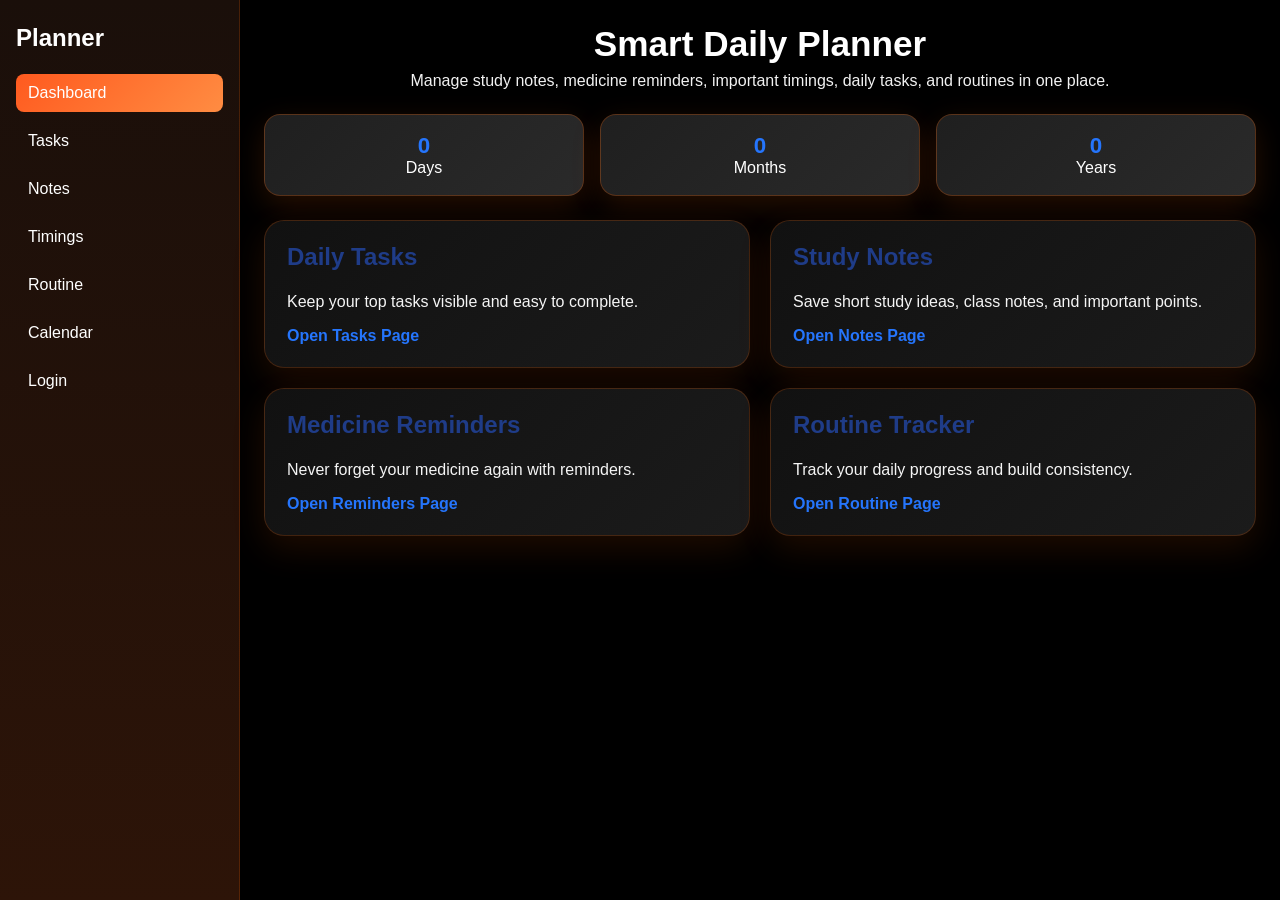
<file: index.html>
<!DOCTYPE html>
<html lang="en">
<head>
    <meta charset="UTF-8">
    <meta name="viewport" content="width=device-width, initial-scale=1.0">
    <title>Smart Daily Planner</title>
    <link rel="stylesheet" href="style.css?v=20260711">
</head>
<body>
    <div class="app-shell">
        <aside class="sidebar">
            <h2>Planner</h2>
            <a href="index.html" class="active">Dashboard</a>
            <a href="tasks.html">Tasks</a>
            <a href="notes.html">Notes</a>
            <a href="timings.html">Timings</a>
            <a href="routine.html">Routine</a>
            <a href="calendar.html">Calendar</a>
            <a href="login.html">Login</a>
        </aside>

        <main class="main-content">
            <header class="hero">
                <h1>Smart Daily Planner</h1>
                <p>Manage study notes, medicine reminders, important timings, daily tasks, and routines in one place.</p>
            </header>

            <section class="stats">
                <div class="stat-card">
                    <strong id="days-tracked">0</strong>
                    <span>Days</span>
                </div>
                <div class="stat-card">
                    <strong id="months-tracked">0</strong>
                    <span>Months</span>
                </div>
                <div class="stat-card">
                    <strong id="years-tracked">0</strong>
                    <span>Years</span>
                </div>
            </section>

            <div class="dashboard-grid">
                <section class="card dashboard-card">
                    <h2>Daily Tasks</h2>
                    <p>Keep your top tasks visible and easy to complete.</p>
                    <a class="card-link" href="tasks.html">Open Tasks Page</a>
                </section>
                <section class="card dashboard-card">
                    <h2>Study Notes</h2>
                    <p>Save short study ideas, class notes, and important points.</p>
                    <a class="card-link" href="notes.html">Open Notes Page</a>
                </section>
                <section class="card dashboard-card">
                    <h2>Medicine Reminders</h2>
                    <p>Never forget your medicine again with reminders.</p>
                    <a class="card-link" href="reminders.html">Open Reminders Page</a>
                </section>
                <section class="card dashboard-card">
                    <h2>Routine Tracker</h2>
                    <p>Track your daily progress and build consistency.</p>
                    <a class="card-link" href="routine.html">Open Routine Page</a>
                </section>
            </div>
        </main>
    </div>

    <script src="script.js?v=20260711"></script>
</body>
</html>
</file>
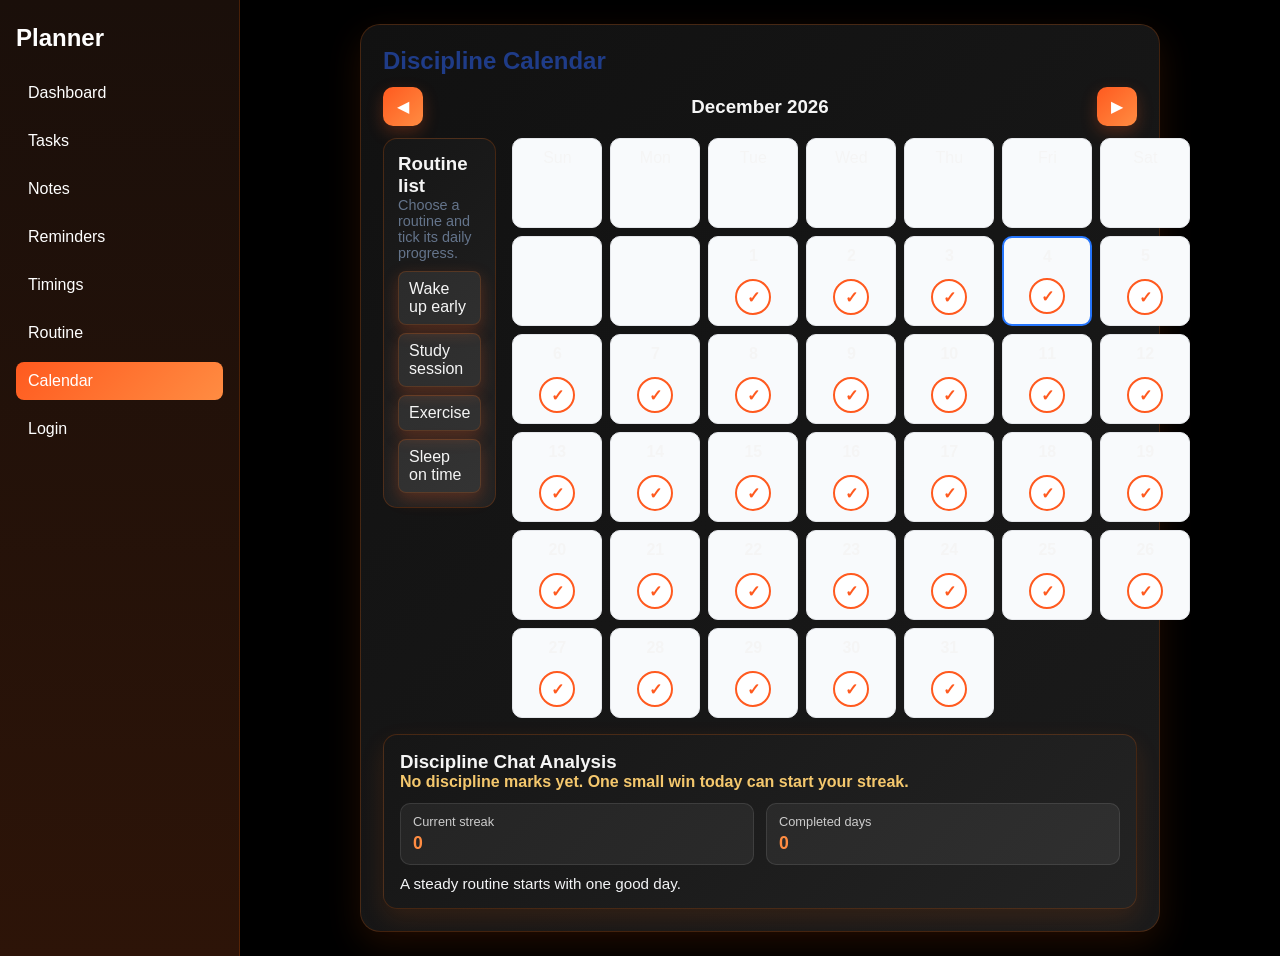
<file: calendar.html>
<!DOCTYPE html>
<html lang="en">
<head>
    <meta charset="UTF-8">
    <meta name="viewport" content="width=device-width, initial-scale=1.0">
    <title>Calendar - Smart Planner</title>
    <link rel="stylesheet" href="style.css?v=20260711">
</head>
<body>
    <div class="app-shell">
        <aside class="sidebar">
            <h2>Planner</h2>
            <a href="index.html">Dashboard</a>
            <a href="tasks.html">Tasks</a>
            <a href="notes.html">Notes</a>
            <a href="reminders.html">Reminders</a>
            <a href="timings.html">Timings</a>
            <a href="routine.html">Routine</a>
            <a href="calendar.html" class="active">Calendar</a>
            <a href="login.html">Login</a>
        </aside>

        <main class="main-content">
            <section class="card page-card">
                <h2>Discipline Calendar</h2>
                <div class="calendar-toolbar">
                    <button id="prev-month">◀</button>
                    <h3 id="calendar-month">Month</h3>
                    <button id="next-month">▶</button>
                </div>
                <div class="calendar-layout">
                    <aside class="discipline-panel">
                        <h3>Routine list</h3>
                        <p class="panel-help">Choose a routine and tick its daily progress.</p>
                        <ul id="discipline-routines"></ul>
                    </aside>
                    <div class="calendar-section">
                        <div id="calendar" class="calendar-grid"></div>
                    </div>
                </div>

                <div class="analysis-card">
                    <h3>Discipline Chat Analysis</h3>
                    <p id="analysis-summary" class="analysis-summary">Your discipline is being tracked live.</p>
                    <div class="analysis-stats">
                        <div class="analysis-chip">
                            <span>Current streak</span>
                            <strong id="analysis-streak">0</strong>
                        </div>
                        <div class="analysis-chip">
                            <span>Completed days</span>
                            <strong id="analysis-total">0</strong>
                        </div>
                    </div>
                    <div id="analysis-message" class="analysis-message">Start with one small win and build momentum.</div>
                </div>
            </section>
        </main>
    </div>

    <script src="calendar.js?v=20260711"></script>
</body>
</html>
</file>
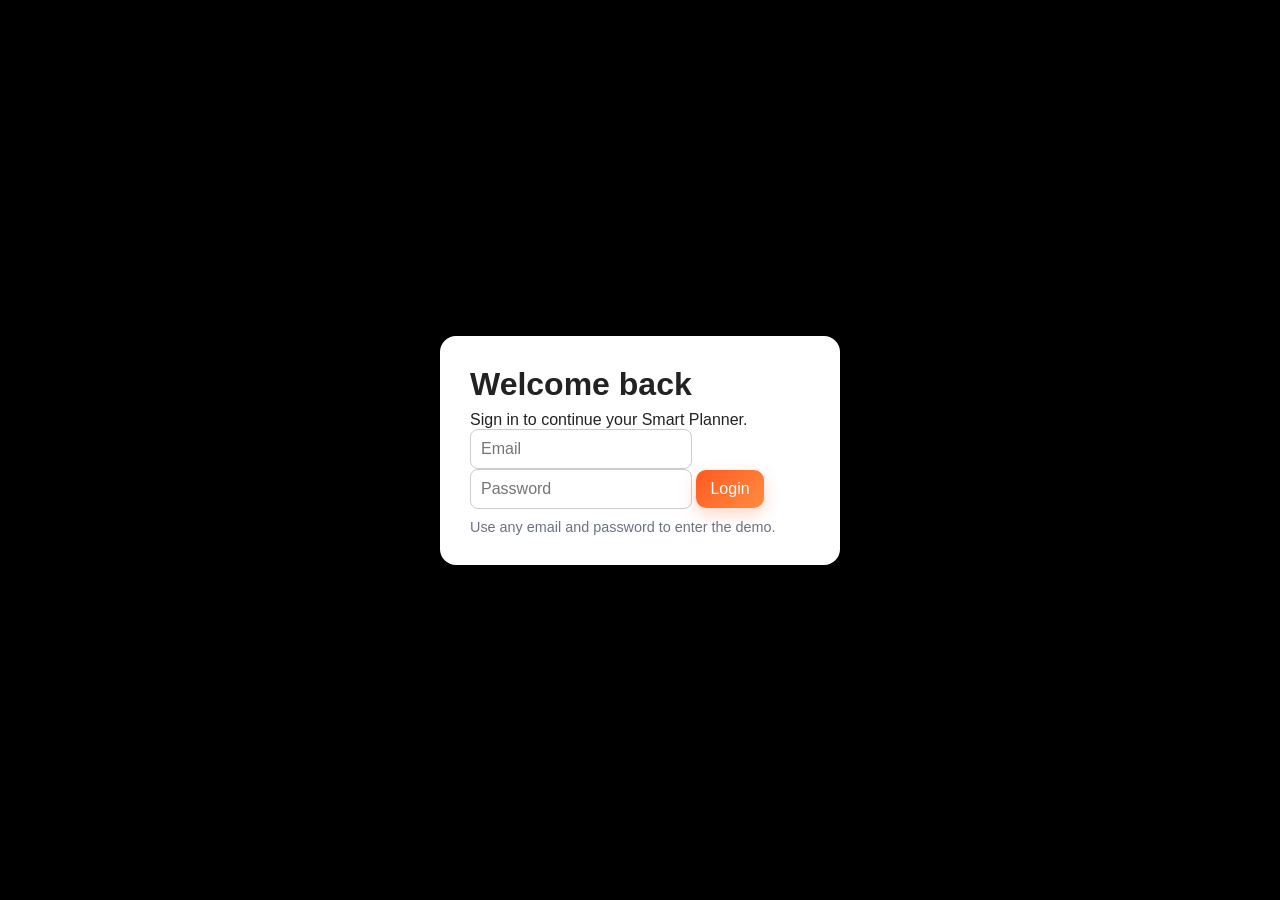
<file: login.html>
<!DOCTYPE html>
<html lang="en">
<head>
    <meta charset="UTF-8">
    <meta name="viewport" content="width=device-width, initial-scale=1.0">
    <title>Login - Smart Planner</title>
    <link rel="stylesheet" href="style.css?v=20260711">
</head>
<body>
    <div class="login-page">
        <div class="login-card">
            <h1>Welcome back</h1>
            <p>Sign in to continue your Smart Planner.</p>
            <form id="login-form">
                <input id="email" type="email" placeholder="Email" required>
                <input id="password" type="password" placeholder="Password" required>
                <button type="submit">Login</button>
            </form>
            <p class="hint">Use any email and password to enter the demo.</p>
        </div>
    </div>

    <script src="login.js?v=20260711"></script>
</body>
</html>
</file>
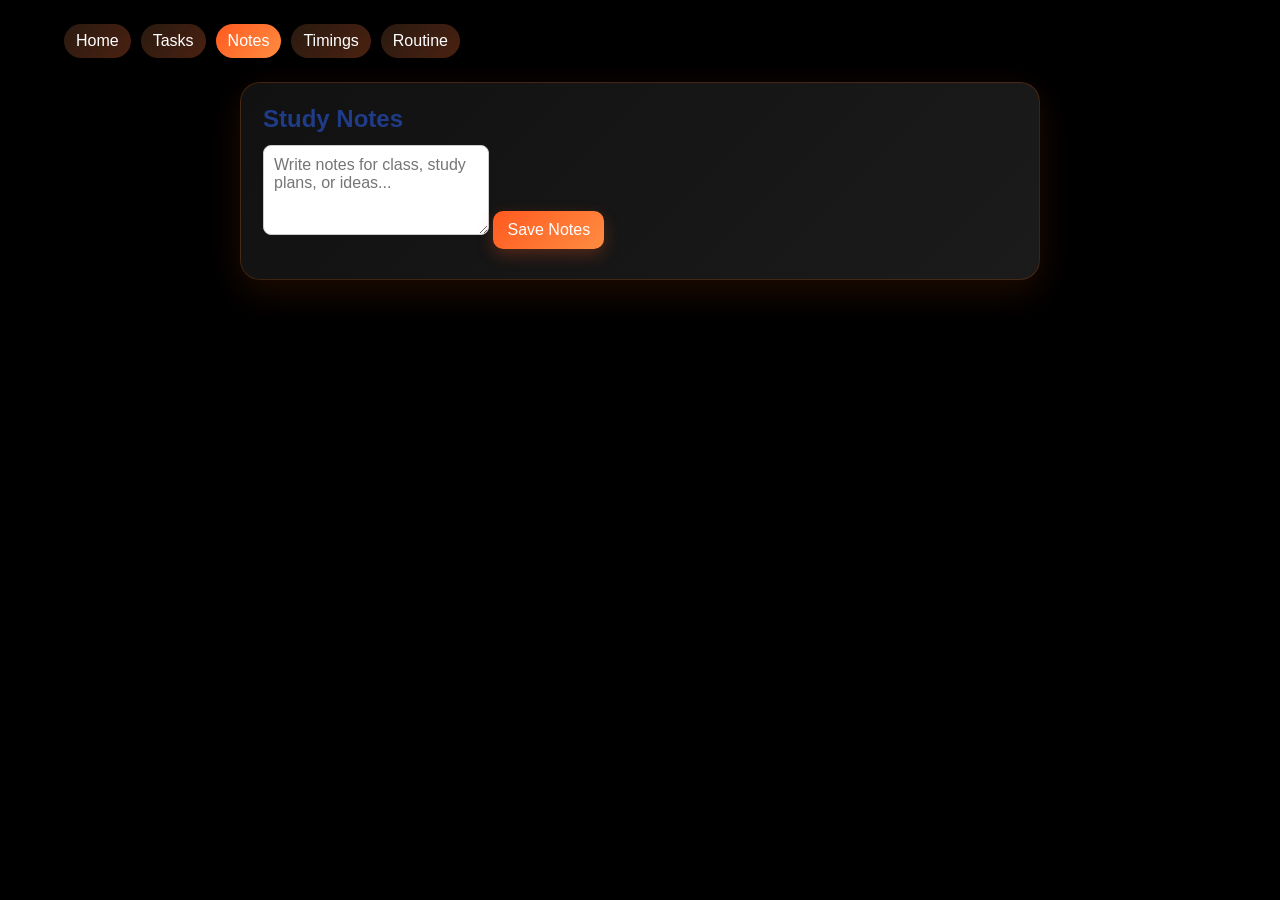
<file: notes.html>
<!DOCTYPE html>
<html lang="en">
<head>
    <meta charset="UTF-8">
    <meta name="viewport" content="width=device-width, initial-scale=1.0">
    <title>Notes - Smart Planner</title>
    <link rel="stylesheet" href="style.css?v=20260711">
</head>
<body>
    <div class="container">
        <nav class="nav-links">
            <a href="index.html">Home</a>
            <a href="tasks.html">Tasks</a>
            <a href="notes.html" class="active">Notes</a>
            <a href="timings.html">Timings</a>
            <a href="routine.html">Routine</a>
        </nav>

        <section class="card page-card">
            <h2>Study Notes</h2>
            <textarea id="notes-box" placeholder="Write notes for class, study plans, or ideas..."></textarea>
            <button id="save-notes-btn">Save Notes</button>
            <p id="notes-status"></p>
        </section>
    </div>

    <script src="notes.js?v=20260711"></script>
</body>
</html>
</file>
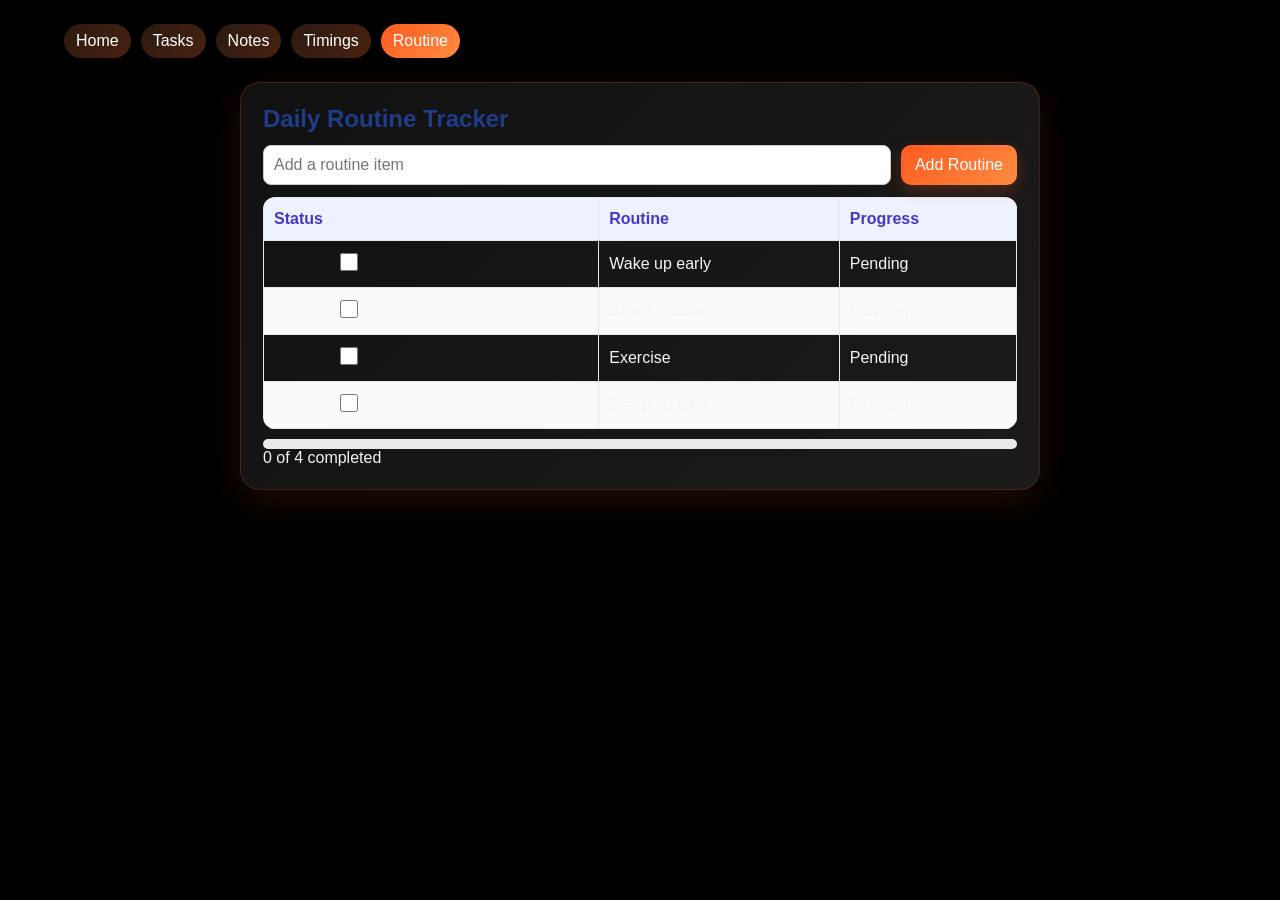
<file: routine.html>
<!DOCTYPE html>
<html lang="en">
<head>
    <meta charset="UTF-8">
    <meta name="viewport" content="width=device-width, initial-scale=1.0">
    <title>Routine - Smart Planner</title>
    <link rel="stylesheet" href="style.css?v=20260711">
</head>
<body>
    <div class="container">
        <nav class="nav-links">
            <a href="index.html">Home</a>
            <a href="tasks.html">Tasks</a>
            <a href="notes.html">Notes</a>
            <a href="timings.html">Timings</a>
            <a href="routine.html" class="active">Routine</a>
        </nav>

        <section class="card page-card">
            <h2>Daily Routine Tracker</h2>
            <div class="row">
                <input id="routine-input" type="text" placeholder="Add a routine item">
                <button id="add-routine-btn">Add Routine</button>
            </div>
            <div id="routine-list"></div>
            <div class="progress-box">
                <div class="progress-bar">
                    <div id="progress-fill"></div>
                </div>
                <p id="progress-text">0 of 0 completed</p>
            </div>
        </section>
    </div>

    <script src="routine.js?v=20260711"></script>
</body>
</html>
</file>
<file: style.css>
* {
    margin: 0;
    padding: 0;
    box-sizing: border-box;
}

body {
    font-family: 'Segoe UI', Arial, sans-serif;
    background: #000000;
    color: #222;
    min-height: 100vh;
}

body.dark {
    background: #000000;
    color: #f8fafc;
}

.container {
    max-width: 1200px;
    margin: 0 auto;
    padding: 24px;
}

.hero {
    text-align: center;
    margin-bottom: 24px;
    color: white;
}

.hero h1 {
    font-size: 2.2rem;
    margin-bottom: 8px;
}

.hero p {
    font-size: 1rem;
    opacity: 0.95;
}

.stats {
    display: grid;
    grid-template-columns: repeat(3, 1fr);
    gap: 16px;
    margin-bottom: 24px;
}

.stat-card {
    background: linear-gradient(135deg, #1f1f1f, #2a2a2a);
    color: #fff;
    padding: 18px;
    border-radius: 16px;
    text-align: center;
    box-shadow: 0 10px 30px rgba(255, 102, 0, 0.15);
    border: 1px solid rgba(255, 102, 0, 0.25);
}

.stat-card strong {
    display: block;
    font-size: 1.4rem;
    color: #2575fc;
}

.grid {
    display: grid;
    grid-template-columns: repeat(2, 1fr);
    gap: 20px;
}

.card {
    background: linear-gradient(135deg, #111111, #1b1b1b);
    color: #f5f5f5;
    border-radius: 20px;
    padding: 22px;
    box-shadow: 0 12px 35px rgba(255, 102, 0, 0.12);
    border: 1px solid rgba(255, 102, 0, 0.2);
}

.card h2 {
    margin-bottom: 12px;
    color: #1f3c88;
}

.dashboard-card {
    display: flex;
    flex-direction: column;
    gap: 10px;
}

.card-link {
    display: inline-block;
    margin-top: 6px;
    color: #2575fc;
    font-weight: bold;
    text-decoration: none;
}

.row,
.small-form {
    display: flex;
    gap: 10px;
    margin-bottom: 12px;
    flex-wrap: wrap;
}

input,
textarea,
button {
    font: inherit;
}

input,
textarea {
    flex: 1;
    min-width: 150px;
    padding: 10px;
    border: 1px solid #ccc;
    border-radius: 8px;
}

textarea {
    min-height: 90px;
    resize: vertical;
}

button {
    padding: 10px 14px;
    border: none;
    border-radius: 10px;
    cursor: pointer;
    background: linear-gradient(135deg, #ff5a1f, #ff8c42);
    color: white;
    transition: 0.2s;
    box-shadow: 0 6px 16px rgba(255, 90, 31, 0.25);
}

button:hover {
    transform: translateY(-1px);
    box-shadow: 0 8px 20px rgba(255, 90, 31, 0.3);
}

ul {
    list-style: none;
}

li {
    display: flex;
    justify-content: space-between;
    align-items: center;
    background: #ffffff;
    color: #111827;
    border-radius: 8px;
    padding: 10px;
    margin-bottom: 8px;
    border: 1px solid #d1d5db;
    box-shadow: 0 2px 6px rgba(0, 0, 0, 0.08);
}

.task-item.checked,
.reminder-item.done,
.timing-item.done {
    background: #1f3b2d;
    text-decoration: line-through;
    color: #fef3c7;
    border-color: #2f855a;
}

.small-btn {
    padding: 6px 10px;
    font-size: 0.9rem;
    margin-left: 6px;
}

.delete-btn {
    background: #e74c3c;
}

.delete-btn:hover {
    background: #c0392b;
}

.routine-table {
    width: 100%;
    border-collapse: collapse;
    overflow: hidden;
    border-radius: 12px;
}

.routine-table th,
.routine-table td {
    padding: 12px 10px;
    border: 1px solid #e5e7eb;
    text-align: left;
}

.routine-table th {
    background: #eef2ff;
    color: #4338ca;
}

.routine-table tr:nth-child(even) {
    background: #f8fafc;
}

.routine-table input[type="checkbox"] {
    width: 18px;
    height: 18px;
    accent-color: #2575fc;
}

.routine-table .done-row {
    background: #ecfdf3;
    color: #166534;
}

.progress-bar {
    width: 100%;
    height: 10px;
    background: #eaeaea;
    border-radius: 999px;
    overflow: hidden;
    margin-top: 10px;
}

#progress-fill {
    height: 100%;
    width: 0%;
    background: linear-gradient(90deg, #6a11cb, #2575fc);
    transition: width 0.3s ease;
}

#notes-status {
    margin-top: 8px;
    color: #4b7b4b;
    font-size: 0.9rem;
}

.nav-links {
    display: flex;
    flex-wrap: wrap;
    gap: 10px;
    margin-bottom: 24px;
}

.nav-links a {
    text-decoration: none;
    color: white;
    background: linear-gradient(135deg, #2a1a10, #4a2110);
    padding: 8px 12px;
    border-radius: 999px;
}

.nav-links a.active {
    background: linear-gradient(135deg, #ff5a1f, #ff8c42);
    color: white;
}

.page-card {
    max-width: 800px;
    margin: 0 auto;
}

.app-shell {
    display: flex;
    min-height: 100vh;
}

.sidebar {
    width: 240px;
    background: linear-gradient(180deg, #1a0f0a, #2d1408);
    color: white;
    padding: 24px 16px;
    display: flex;
    flex-direction: column;
    gap: 10px;
    border-right: 1px solid rgba(255, 102, 0, 0.2);
}

.sidebar h2 {
    margin-bottom: 12px;
}

.sidebar a,
.sidebar button {
    text-decoration: none;
    color: white;
    background: transparent;
    border: none;
    text-align: left;
    padding: 10px 12px;
    border-radius: 8px;
    cursor: pointer;
}

.sidebar a.active,
.sidebar a:hover,
.sidebar button:hover {
    background: linear-gradient(135deg, #ff5a1f, #ff8c42);
    color: white;
}

.main-content {
    flex: 1;
    padding: 24px;
}

.dashboard-grid {
    display: grid;
    grid-template-columns: repeat(2, 1fr);
    gap: 20px;
}

.login-page {
    min-height: 100vh;
    display: flex;
    justify-content: center;
    align-items: center;
    padding: 24px;
}

.login-card {
    background: white;
    padding: 30px;
    border-radius: 16px;
    width: 100%;
    max-width: 400px;
    box-shadow: 0 10px 25px rgba(0,0,0,0.18);
}

.login-card h1 {
    margin-bottom: 8px;
}

.login-card .hint {
    font-size: 0.9rem;
    color: #6b7280;
    margin-top: 10px;
}

.calendar-toolbar {
    display: flex;
    justify-content: space-between;
    align-items: center;
    margin-bottom: 12px;
}

.calendar-layout {
    display: flex;
    gap: 16px;
    align-items: flex-start;
}

.discipline-panel {
    width: 240px;
    padding: 14px;
    border-radius: 14px;
    background: linear-gradient(135deg, #161616, #232323);
    border: 1px solid rgba(255, 102, 0, 0.2);
    color: #f5f5f5;
}

.panel-help {
    font-size: 0.9rem;
    color: #64748b;
    margin-bottom: 10px;
}

#discipline-routines {
    list-style: none;
    display: flex;
    flex-direction: column;
    gap: 8px;
}

.discipline-item {
    width: 100%;
    text-align: left;
    padding: 8px 10px;
    border-radius: 8px;
    border: 1px solid rgba(255, 102, 0, 0.2);
    background: rgba(255, 255, 255, 0.08);
    color: #f5f5f5;
}

.discipline-item.active {
    background: #2575fc;
    color: white;
    border-color: #2575fc;
}

.calendar-section {
    flex: 1;
}

.analysis-card {
    margin-top: 16px;
    padding: 16px;
    border-radius: 14px;
    background: linear-gradient(135deg, #161616, #232323);
    border: 1px solid rgba(255, 102, 0, 0.2);
    box-shadow: 0 10px 24px rgba(255, 102, 0, 0.12);
}

.analysis-summary {
    margin-bottom: 12px;
    color: #f5c86d;
    font-weight: 600;
}

.analysis-stats {
    display: flex;
    gap: 12px;
    flex-wrap: wrap;
    margin-bottom: 10px;
}

.analysis-chip {
    flex: 1;
    min-width: 140px;
    padding: 10px 12px;
    border-radius: 10px;
    background: rgba(255, 255, 255, 0.06);
    border: 1px solid rgba(255, 255, 255, 0.1);
}

.analysis-chip span {
    display: block;
    font-size: 0.8rem;
    opacity: 0.8;
    margin-bottom: 4px;
}

.analysis-chip strong {
    font-size: 1.1rem;
    color: #ff8c42;
}

.analysis-message {
    color: #f3f4f6;
    font-size: 0.95rem;
}

.calendar-grid {
    display: grid;
    grid-template-columns: repeat(7, minmax(90px, 1fr));
    gap: 8px;
}

.day-name,
.calendar-cell {
    text-align: center;
    padding: 10px;
    border-radius: 10px;
    background: #f8fafc;
    min-height: 90px;
    display: flex;
    flex-direction: column;
    justify-content: space-between;
    border: 1px solid #e5e7eb;
}

.calendar-cell.today {
    border: 2px solid #2575fc;
}

.calendar-cell .day-number {
    font-weight: bold;
}

.day-toggle {
    border-radius: 999px;
    width: 36px;
    height: 36px;
    padding: 0;
    margin: 0 auto;
    font-size: 1rem;
    font-weight: 700;
    box-shadow: none;
    background: #ffffff;
    color: #ff5a1f;
    border: 2px solid #ff5a1f;
    display: inline-flex;
    align-items: center;
    justify-content: center;
}

.calendar-cell.done-day {
    background: linear-gradient(135deg, #ff5a1f, #ff8c42);
    color: white;
}

.calendar-cell.done-day .day-toggle {
    background: white;
    color: #ff5a1f;
}

body.dark .discipline-panel,
body.dark .day-name,
body.dark .calendar-cell {
    background: #374151;
    color: #f3f4f6;
    border-color: #475569;
}

body.dark .discipline-item {
    background: #1f2937;
    color: #f3f4f6;
    border-color: #475569;
}

body.dark .card,
body.dark .login-card,
body.dark .stat-card {
    background: #1f2937;
    color: #f3f4f6;
}

body.dark .day-name,
body.dark .calendar-cell {
    background: #374151;
    color: #f3f4f6;
}

body.dark li {
    background: #1f2937;
    color: #f9fafb;
    border-color: #4b5563;
}

body.dark .task-item.checked,
body.dark .reminder-item.done,
body.dark .timing-item.done {
    background: #1f3b2d;
    color: #fef3c7;
    border-color: #2f855a;
}

body.dark .routine-table th {
    background: #334155;
    color: #e2e8f0;
}

body.dark .routine-table tr:nth-child(even) {
    background: #111827;
}

@media (max-width: 900px) {
    .grid,
    .dashboard-grid {
        grid-template-columns: 1fr;
    }

    .app-shell {
        flex-direction: column;
    }

    .sidebar {
        width: 100%;
        flex-direction: row;
        flex-wrap: wrap;
    }
}
</file>
